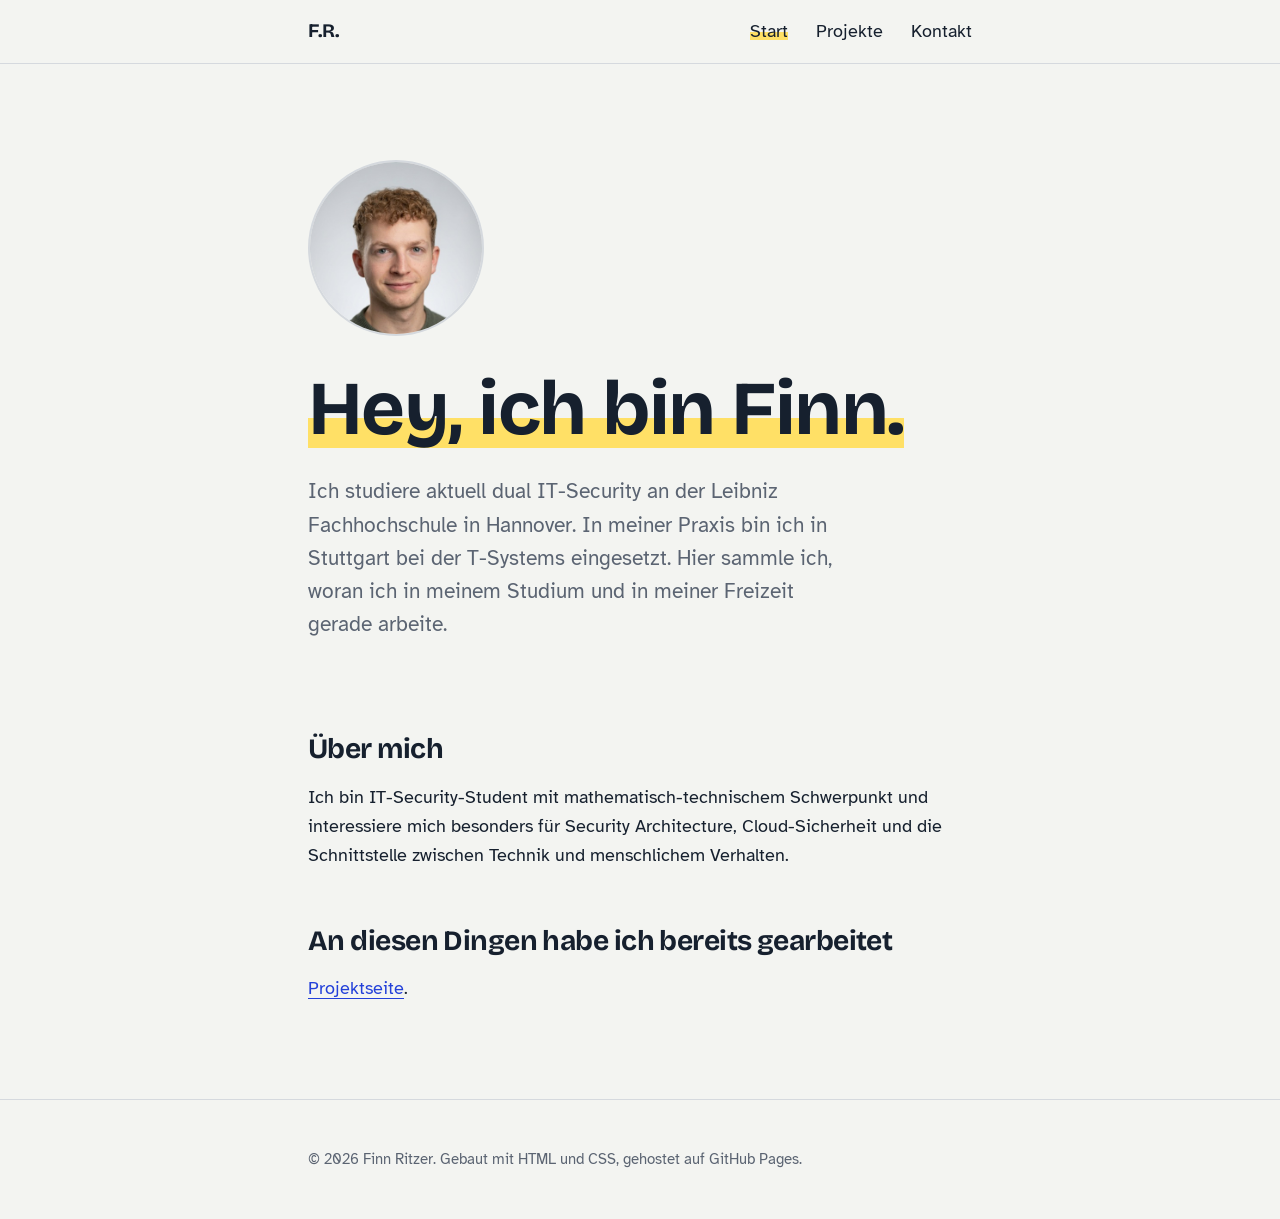
<file: index.html>
<!DOCTYPE html>
<html lang="de">
<head>
  <meta charset="UTF-8">
  <meta name="viewport" content="width=device-width, initial-scale=1">
  <meta name="robots" content="noai, noimageai">
  <title>Finn Ritzer</title>
  <meta name="description" content="Persönliche Website von Finn Ritzer: Projekte, Über mich und Kontakt.">
  <link rel="stylesheet" href="style.css">
  <script src="script.js" defer></script>
</head>
<body>

  <a class="sprunglink" href="#inhalt">Zum Inhalt springen</a>

  <header class="kopf">
    <div class="container kopf-innen">
      <a class="logo" href="index.html">F.R.</a>
      <button class="menue-knopf" aria-expanded="false" aria-controls="navigation">Menü</button>
      <nav id="navigation" class="navigation" aria-label="Hauptnavigation">
        <ul>
          <li><a href="index.html" aria-current="page">Start</a></li>
          <li><a href="projekte.html">Projekte</a></li>
          <li><a href="kontakt.html">Kontakt</a></li>
        </ul>
      </nav>
    </div>
  </header>

  <main id="inhalt" class="container">

    <section class="intro">
      <img class="profilbild" src="images/profile.jpg" width="400" height="400" alt="Profilbild von Finn Ritzer">
      <h1><span class="marker">Hey, ich bin Finn.</span></h1>
      <p class="einleitung">
        Ich studiere aktuell dual IT-Security an der Leibniz Fachhochschule in Hannover. In meiner Praxis bin ich in Stuttgart bei der T-Systems eingesetzt. Hier sammle ich, woran ich in meinem Studium und in meiner Freizeit gerade arbeite.
      </p>
    </section>

    <section>
      <h2>Über mich</h2>
      <p>
        Ich bin IT-Security-Student mit mathematisch-technischem Schwerpunkt und interessiere mich besonders für Security Architecture, Cloud-Sicherheit und die Schnittstelle zwischen Technik und menschlichem Verhalten.
      </p>
    </section>

    <section>
      <h2>An diesen Dingen habe ich bereits gearbeitet</h2>
      <p>
        <a href="projekte.html">Projektseite</a>.
      </p>
    </section>

  </main>

  <footer class="fuss">
    <div class="container">
      <p>© <span id="jahr">2026</span> Finn Ritzer. Gebaut mit HTML und CSS, gehostet auf GitHub Pages.</p>
    </div>
  </footer>

</body>
</html>
</file>
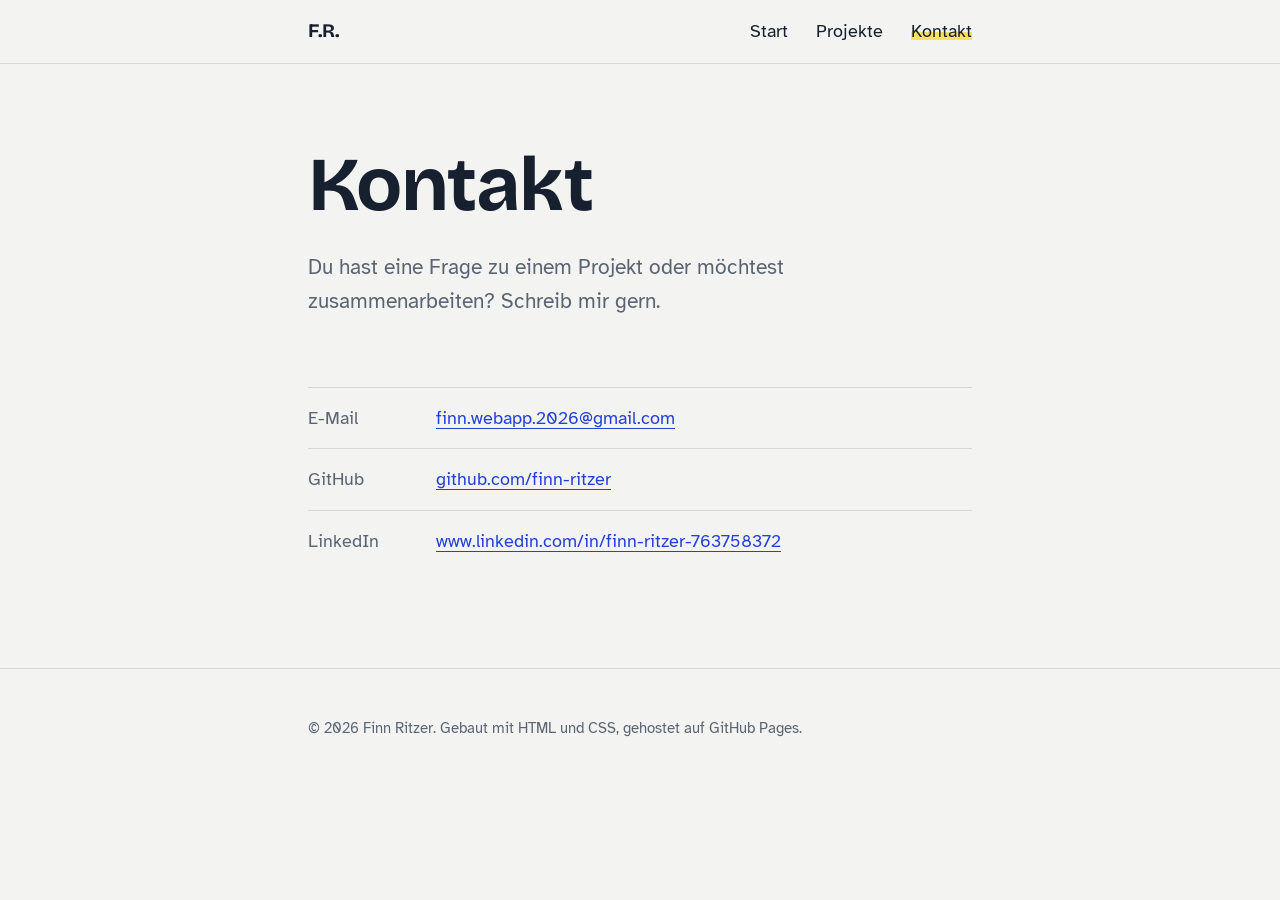
<file: kontakt.html>
<!DOCTYPE html>
<html lang="de">
<head>
  <meta charset="UTF-8">
  <meta name="viewport" content="width=device-width, initial-scale=1">
  <meta name="robots" content="noai, noimageai">
  <title>Kontakt | Finn Ritzer</title>
  <meta name="description" content="So erreichst du Finn Ritzer.">
  <link rel="stylesheet" href="style.css">
  <script src="script.js" defer></script>
</head>
<body>

  <a class="sprunglink" href="#inhalt">Zum Inhalt springen</a>

  <header class="kopf">
    <div class="container kopf-innen">
      <a class="logo" href="index.html">F.R.</a>
      <button class="menue-knopf" aria-expanded="false" aria-controls="navigation">Menü</button>
      <nav id="navigation" class="navigation" aria-label="Hauptnavigation">
        <ul>
          <li><a href="index.html">Start</a></li>
          <li><a href="projekte.html">Projekte</a></li>
          <li><a href="kontakt.html" aria-current="page">Kontakt</a></li>
        </ul>
      </nav>
    </div>
  </header>

  <main id="inhalt" class="container">

    <section class="seitenkopf">
      <h1>Kontakt</h1>
      <p class="einleitung">
        Du hast eine Frage zu einem Projekt oder möchtest zusammenarbeiten?
        Schreib mir gern.
      </p>
    </section>
    <ul class="kontaktwege">
      <li>
        <span>E-Mail</span>
        <a href="mailto:finn.webapp.2026@gmail.com">finn.webapp.2026@gmail.com</a>
      </li>
      <li>
        <span>GitHub</span>
        <a href="https://github.com/finn-ritzer">github.com/finn-ritzer</a>
      </li>
      <li>
        <span>LinkedIn</span>
        <a href="https://www.linkedin.com/in/finn-ritzer-763758372">www.linkedin.com/in/finn-ritzer-763758372</a>
      </li>
    </ul>
  </main>

  <footer class="fuss">
    <div class="container">
      <p>© <span id="jahr">2026</span> Finn Ritzer. Gebaut mit HTML und CSS, gehostet auf GitHub Pages.</p>
    </div>
  </footer>

</body>
</html>
</file>
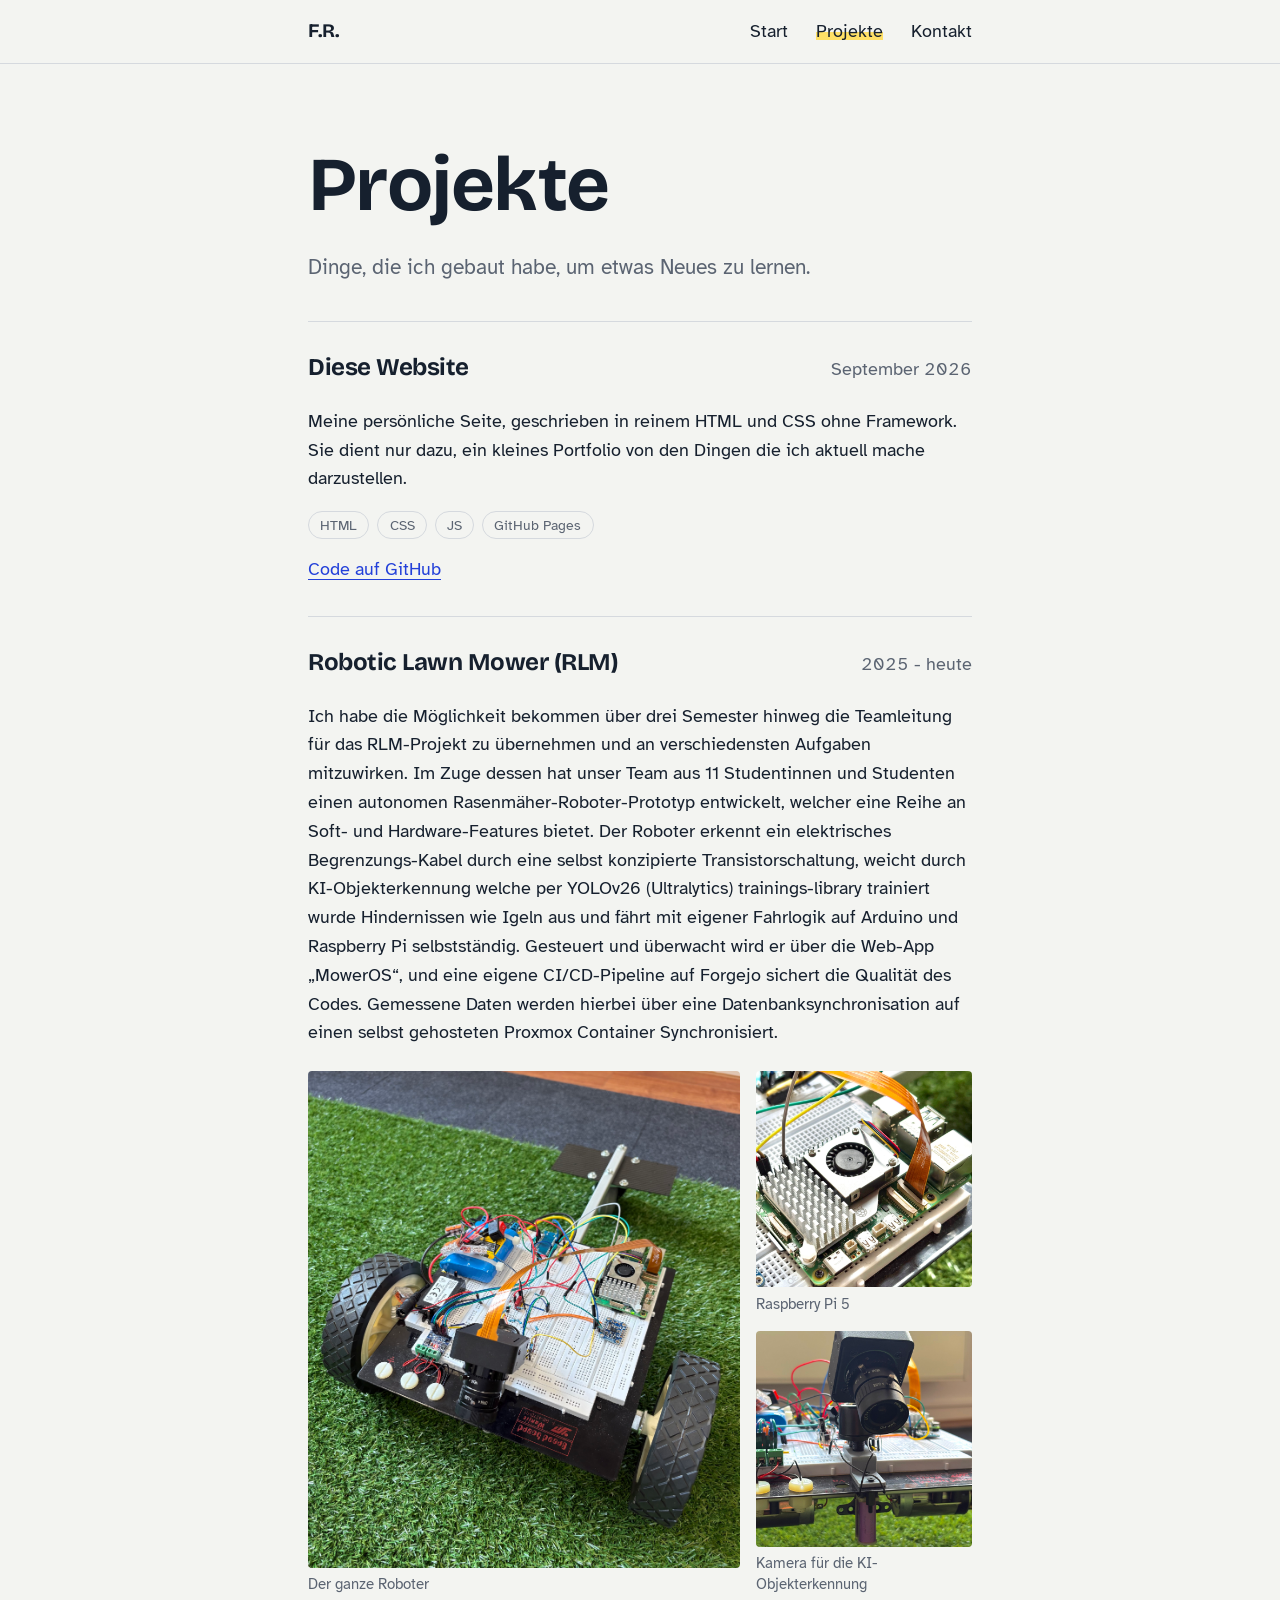
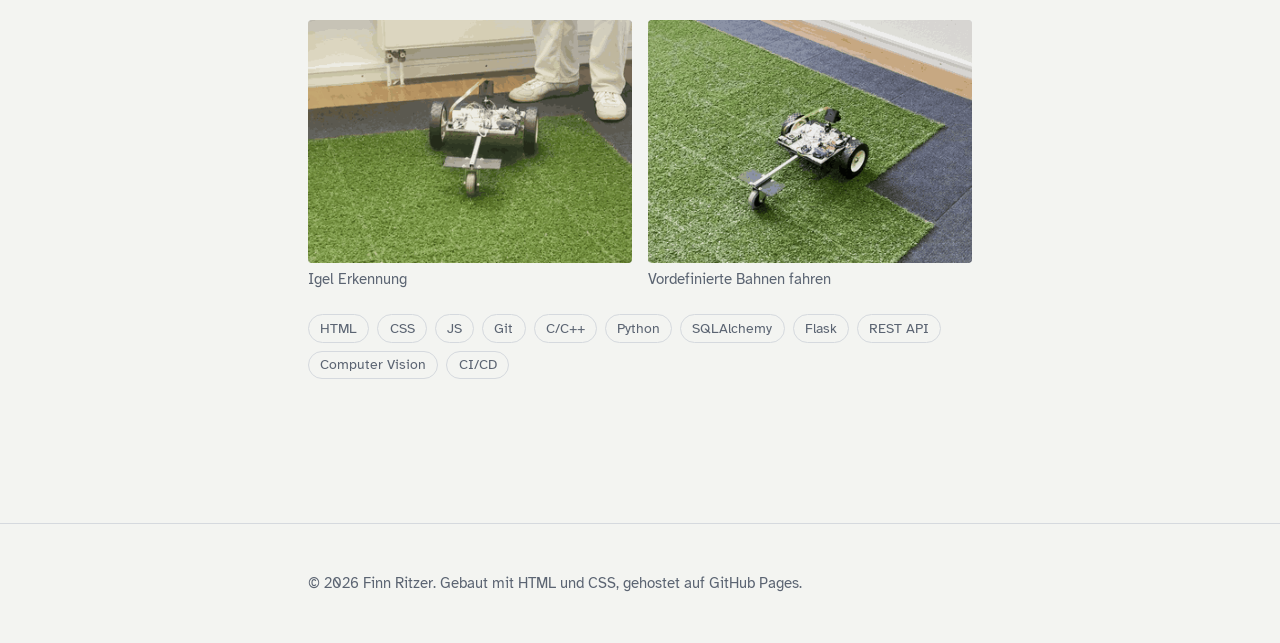
<file: projekte.html>
<!DOCTYPE html>
<html lang="de">
<head>
  <meta charset="UTF-8">
  <meta name="viewport" content="width=device-width, initial-scale=1">
  <meta name="robots" content="noai, noimageai">
  <title>Projekte | Finn Ritzer</title>
  <meta name="description" content="Projekte von Finn Ritzer.">
  <link rel="stylesheet" href="style.css">
  <script src="script.js" defer></script>
</head>
<body>

  <a class="sprunglink" href="#inhalt">Zum Inhalt springen</a>

  <header class="kopf">
    <div class="container kopf-innen">
      <a class="logo" href="index.html">F.R.</a>
      <button class="menue-knopf" aria-expanded="false" aria-controls="navigation">Menü</button>
      <nav id="navigation" class="navigation" aria-label="Hauptnavigation">
        <ul>
          <li><a href="index.html">Start</a></li>
          <li><a href="projekte.html" aria-current="page">Projekte</a></li>
          <li><a href="kontakt.html">Kontakt</a></li>
        </ul>
      </nav>
    </div>
  </header>

  <main id="inhalt" class="container">

    <section class="seitenkopf">
      <h1>Projekte</h1>
      <p class="einleitung">Dinge, die ich gebaut habe, um etwas Neues zu lernen.</p>
    </section>

    <article class="projekt">
      <div class="projekt-kopf">
        <h2>Diese Website</h2>
        <span class="jahr">September 2026</span>
      </div>
      <p>
        Meine persönliche Seite, geschrieben in reinem HTML und CSS ohne Framework.
        Sie dient nur dazu, ein kleines Portfolio von den Dingen die ich aktuell mache darzustellen.
      </p>
      <ul class="tags">
        <li>HTML</li>
        <li>CSS</li>
        <li>JS</li>
        <li>GitHub Pages</li>
      </ul>
      <p class="projekt-links">
        <a href="https://github.com/finn-ritzer/finn-ritzer.github.io">Code auf GitHub</a>
      </p>
    </article>

    <article class="projekt">
      <div class="projekt-kopf">
        <h2>Robotic Lawn Mower (RLM)</h2>
        <span class="jahr">2025 - heute</span>
      </div>
      <p>
        Ich habe die Möglichkeit bekommen über drei Semester hinweg die Teamleitung für das RLM-Projekt zu übernehmen und an verschiedensten Aufgaben mitzuwirken.
        Im Zuge dessen hat unser Team aus 11 Studentinnen und Studenten einen autonomen Rasenmäher-Roboter-Prototyp entwickelt, welcher eine Reihe an Soft- und Hardware-Features bietet.
        Der Roboter erkennt ein elektrisches Begrenzungs-Kabel durch eine selbst konzipierte Transistorschaltung, weicht durch KI-Objekterkennung welche per YOLOv26 (Ultralytics) trainings-library trainiert wurde
        Hindernissen wie Igeln aus und fährt mit eigener Fahrlogik auf Arduino und Raspberry Pi selbstständig.
        Gesteuert und überwacht wird er über die Web-App „MowerOS“, und eine eigene CI/CD-Pipeline auf Forgejo sichert die Qualität des Codes.
        Gemessene Daten werden hierbei über eine Datenbanksynchronisation auf einen selbst gehosteten Proxmox Container Synchronisiert.
      </p>
      <div class="collage">
        <figure class="collage-gross">
          <img src="images/roboter_whole.jpeg" alt="Der ganze Rasenmäher-Roboter" width="4284" height="4572" loading="lazy">
          <figcaption>Der ganze Roboter</figcaption>
        </figure>
        <figure>
          <img src="images/rpi5.jpeg" alt="Raspberry Pi 5 im Roboter" width="3024" height="4032" loading="lazy">
          <figcaption>Raspberry Pi 5</figcaption>
        </figure>
        <figure>
          <img src="images/camera.jpeg" alt="Kamera für die KI-Objekterkennung" width="3024" height="4032" loading="lazy">
          <figcaption>Kamera für die KI-Objekterkennung</figcaption>
        </figure>
      </div>

      <div class="clips">
        <figure>
          <img src="videos/IMG_4142.gif" alt="Der Roboter fährt über den Kunstrasen" width="360" height="328" loading="lazy">
          <figcaption>Igel Erkennung</figcaption>
        </figure>
        <figure>
          <img src="videos/IMG_4180.gif" alt="Der Roboter fährt über den Kunstrasen, von oben gefilmt" width="360" height="266" loading="lazy">
          <figcaption>Vordefinierte Bahnen fahren</figcaption>
        </figure>
      </div>

      <ul class="tags">
        <li>HTML</li>
        <li>CSS</li>
        <li>JS</li>
        <li>Git</li>
        <li>C/C++</li>
        <li>Python</li>
        <li>SQLAlchemy</li>
        <li>Flask</li>
        <li>REST API</li>
        <li>Computer Vision</li>
        <li>CI/CD</li>
      </ul>
    </article>
  </main>

  <footer class="fuss">
    <div class="container">
      <p>© <span id="jahr">2026</span> Finn Ritzer. Gebaut mit HTML und CSS, gehostet auf GitHub Pages.</p>
    </div>
  </footer>

</body>
</html>
</file>
<file: style.css>
/* ==========================================================
   style.css – bestimmt das Aussehen ALLER Seiten
   Farben, Schriften und Breite änderst du zentral in :root.
   ========================================================== */


/* ---------- 1. Schriften (lokal gespeichert im Ordner fonts/) ----------
   Lokal statt über Google Fonts: So werden keine Besucherdaten an
   Google übertragen (wichtig für den Datenschutz in Deutschland). */

@font-face {
  font-family: "Bricolage Grotesque";
  src: url("fonts/bricolage-grotesque.woff2") format("woff2");
  font-weight: 200 800;          /* variable Schrift: alle Stärken in einer Datei */
  font-display: swap;
}

@font-face {
  font-family: "Atkinson Hyperlegible";
  src: url("fonts/atkinson-400.woff2") format("woff2");
  font-weight: 400;
  font-display: swap;
}

@font-face {
  font-family: "Atkinson Hyperlegible";
  src: url("fonts/atkinson-700.woff2") format("woff2");
  font-weight: 700;
  font-display: swap;
}


/* ---------- 2. Variablen: hier passt du das Design an ---------- */

:root {
  --papier: #F3F4F1;   /* Hintergrund */
  --tinte:  #16202E;   /* Haupttext */
  --grau:   #5B6472;   /* Nebentext */
  --linie:  #D5D9DE;   /* Trennlinien, Rahmen */
  --marker: #FFE066;   /* Textmarker-Gelb */
  --blau:   #2340D9;   /* Links und Fokus */

  --schrift-titel: "Bricolage Grotesque", "Arial Narrow", sans-serif;
  --schrift-text:  "Atkinson Hyperlegible", system-ui, sans-serif;

  --breite: 44rem;     /* maximale Breite des Inhalts */
}

/* Dunkler Modus: greift automatisch, wenn das Gerät dunkel eingestellt ist */
@media (prefers-color-scheme: dark) {
  :root {
    --papier: #141A23;
    --tinte:  #E8EAED;
    --grau:   #9AA3B0;
    --linie:  #2A3340;
    --marker: #6B5A12;
    --blau:   #9DAEFF;
  }
}


/* ---------- 3. Grundlagen ---------- */

*, *::before, *::after {
  box-sizing: border-box;
}

body {
  margin: 0;
  background: var(--papier);
  color: var(--tinte);
  font-family: var(--schrift-text);
  font-size: 1.125rem;
  line-height: 1.6;
}

img {
  max-width: 100%;
  height: auto;
  display: block;
}

a {
  color: var(--blau);
  text-underline-offset: 0.2em;
  text-decoration-thickness: 1px;
}

a:hover {
  text-decoration-thickness: 2px;
}

/* Sichtbarer Rahmen, wenn man mit der Tastatur navigiert */
:focus-visible {
  outline: 3px solid var(--blau);
  outline-offset: 3px;
  border-radius: 2px;
}

h1, h2, h3 {
  font-family: var(--schrift-titel);
  font-weight: 700;
  line-height: 1.1;
  letter-spacing: -0.02em;
}

h1 { font-size: clamp(2.5rem, 8vw, 4.75rem); margin: 0 0 1.5rem; }
h2 { font-size: 1.75rem; margin: 3.5rem 0 1rem; }
h3 { font-size: 1.3rem;  margin: 0 0 0.5rem; }

/* Zentriert den Inhalt und begrenzt die Zeilenlänge */
.container {
  max-width: var(--breite);
  margin: 0 auto;
  padding: 0 1.25rem;
}

/* Link "Zum Inhalt springen" – nur sichtbar bei Tastaturbedienung */
.sprunglink {
  position: absolute;
  left: 1rem;
  top: -3rem;
  background: var(--tinte);
  color: var(--papier);
  padding: 0.5rem 1rem;
  z-index: 20;
}
.sprunglink:focus { top: 1rem; }


/* ---------- 4. Kopfbereich und Navigation ---------- */

.kopf {
  position: sticky;              /* bleibt beim Scrollen oben stehen */
  top: 0;
  z-index: 10;
  background: var(--papier);
  border-bottom: 1px solid var(--linie);
}

.kopf-innen {
  display: flex;
  flex-wrap: wrap;
  align-items: center;
  justify-content: space-between;
  gap: 1rem;
  padding-top: 1rem;
  padding-bottom: 1rem;
}

.logo {
  font-family: var(--schrift-titel);
  font-size: 1.2rem;
  font-weight: 700;
  color: var(--tinte);
  text-decoration: none;
}

.navigation ul {
  display: flex;
  gap: 1.75rem;
  list-style: none;
  margin: 0;
  padding: 0;
}

.navigation a {
  color: var(--tinte);
  text-decoration: none;
}

.navigation a:hover {
  text-decoration: underline;
}

/* Die aktuelle Seite bekommt einen Textmarker-Strich */
.navigation a[aria-current="page"] {
  background: linear-gradient(var(--marker), var(--marker)) 0 85% / 100% 0.45em no-repeat;
}

.menue-knopf {
  display: none;                 /* auf großen Bildschirmen versteckt */
  font: inherit;
  color: var(--tinte);
  background: none;
  border: 1px solid var(--tinte);
  border-radius: 4px;
  padding: 0.3rem 0.9rem;
  cursor: pointer;
}

/* Handy-Ansicht: Menü wird zum Aufklappen */
@media (max-width: 40rem) {
  .menue-knopf { display: block; }
  .navigation  { display: none; width: 100%; }
  .navigation.offen { display: block; }   /* Klasse wird von script.js gesetzt */

  .navigation ul {
    flex-direction: column;
    gap: 0;
  }
  .navigation a {
    display: inline-block;
    padding: 0.6rem 0;
  }
}


/* ---------- 5. Startseite ---------- */

.intro {
  padding: clamp(3rem, 10vw, 6rem) 0 1rem;
}

.profilbild {
  width: 11rem;
  height: 11rem;
  border-radius: 50%;
  object-fit: cover;          /* Bild zuschneiden statt verzerren */
  border: 2px solid var(--linie);
  margin-bottom: 2rem;
}

/* Der Textmarker-Effekt hinter der Überschrift – das eine "Wow"-Element */
.marker {
  background: linear-gradient(var(--marker), var(--marker)) 0 90% / 100% 0.4em no-repeat;
  -webkit-box-decoration-break: clone;
  box-decoration-break: clone;
  animation: marker-ziehen 0.9s 0.3s ease-out both;
}

@keyframes marker-ziehen {
  from { background-size: 0% 0.4em; }
}

.einleitung {
  font-size: 1.3rem;
  color: var(--grau);
  max-width: 34rem;
}

.liste {
  padding-left: 1.2rem;
}
.liste li + li {
  margin-top: 0.4rem;
}


/* ---------- 6. Projekte ---------- */

.seitenkopf {
  padding: clamp(3rem, 8vw, 5rem) 0 1rem;
}

.projekt {
  padding: 2rem 0;
  border-top: 1px solid var(--linie);
}

.projekt-kopf {
  display: flex;
  justify-content: space-between;
  align-items: baseline;
  gap: 1rem;
}

.projekt h2 {
  margin: 0 0 0.5rem;
  font-size: 1.5rem;
}

.jahr {
  color: var(--grau);
  font-variant-numeric: tabular-nums;
}

.tags {
  display: flex;
  flex-wrap: wrap;
  gap: 0.5rem;
  list-style: none;
  margin: 1rem 0;
  padding: 0;
}

.tags li {
  font-size: 0.9rem;
  color: var(--grau);
  border: 1px solid var(--linie);
  border-radius: 999px;
  padding: 0.1rem 0.7rem;
}

/* Bilder-Collage: großes Bild links, zwei kleine rechts, ein breites darunter */
.collage {
  display: grid;
  grid-template-columns: 2fr 1fr;
  gap: 1rem;
  margin: 1.5rem 0;
}

.collage figure {
  display: flex;
  flex-direction: column;
  margin: 0;
  min-height: 0;
}

.collage img {
  width: 100%;
  object-fit: cover;             /* zuschneiden statt verzerren */
  border-radius: 4px;
  background: var(--linie);      /* Platzhalterfarbe, solange das Bild lädt */
}

.collage figure:not(.collage-gross, .collage-breit) img { aspect-ratio: 1 / 1; }
.collage .collage-breit img                             { aspect-ratio: 16 / 9; }

/* Das große Bild füllt die Höhe der beiden kleinen Bilder daneben */
.collage-gross {
  grid-row: span 2;
}
.collage-gross img {
  flex: 1 1 0;
  height: 0;
  min-height: 0;
}

.collage-breit {
  grid-column: 1 / -1;
}

/* Zwei GIFs nebeneinander, gleich hoch zugeschnitten */
.clips {
  display: grid;
  grid-template-columns: 1fr 1fr;
  gap: 1rem;
  margin: 1.5rem 0;
}

.clips figure {
  margin: 0;
}

.clips img {
  width: 100%;
  aspect-ratio: 4 / 3;
  object-fit: cover;
  border-radius: 4px;
  background: var(--linie);
}

@media (max-width: 30rem) {
  .clips { grid-template-columns: 1fr; gap: 0.75rem; }
}

.collage figcaption,
.clips figcaption {
  margin-top: 0.4rem;
  font-size: 0.95rem;
  line-height: 1.4;
  color: var(--grau);
}

/* Handy: großes Bild oben, die zwei kleinen nebeneinander */
@media (max-width: 40rem) {
  .collage { grid-template-columns: 1fr 1fr; gap: 0.75rem; }
  .collage-gross { grid-column: 1 / -1; grid-row: auto; }
  .collage-gross img { flex: none; height: auto; aspect-ratio: 1 / 1; }
}

.projekt-links {
  display: flex;
  flex-wrap: wrap;
  gap: 1.5rem;
  margin: 0;
}


/* ---------- 7. Kontakt ---------- */

.kontaktwege {
  list-style: none;
  padding: 0;
  margin: 2rem 0;
}

.kontaktwege li {
  display: grid;
  grid-template-columns: 7rem 1fr;
  gap: 1rem;
  padding: 1rem 0;
  border-top: 1px solid var(--linie);
}

.kontaktwege span {
  color: var(--grau);
}

@media (max-width: 30rem) {
  .kontaktwege li { grid-template-columns: 1fr; gap: 0.1rem; }
}


/* ---------- 8. Fußbereich ---------- */

.fuss {
  margin-top: 6rem;
  padding: 2rem 0;
  border-top: 1px solid var(--linie);
  color: var(--grau);
  font-size: 0.95rem;
}


/* ---------- 9. Weniger Bewegung, falls im System eingestellt ---------- */

@media (prefers-reduced-motion: reduce) {
  .marker { animation: none; }
}
</file>
